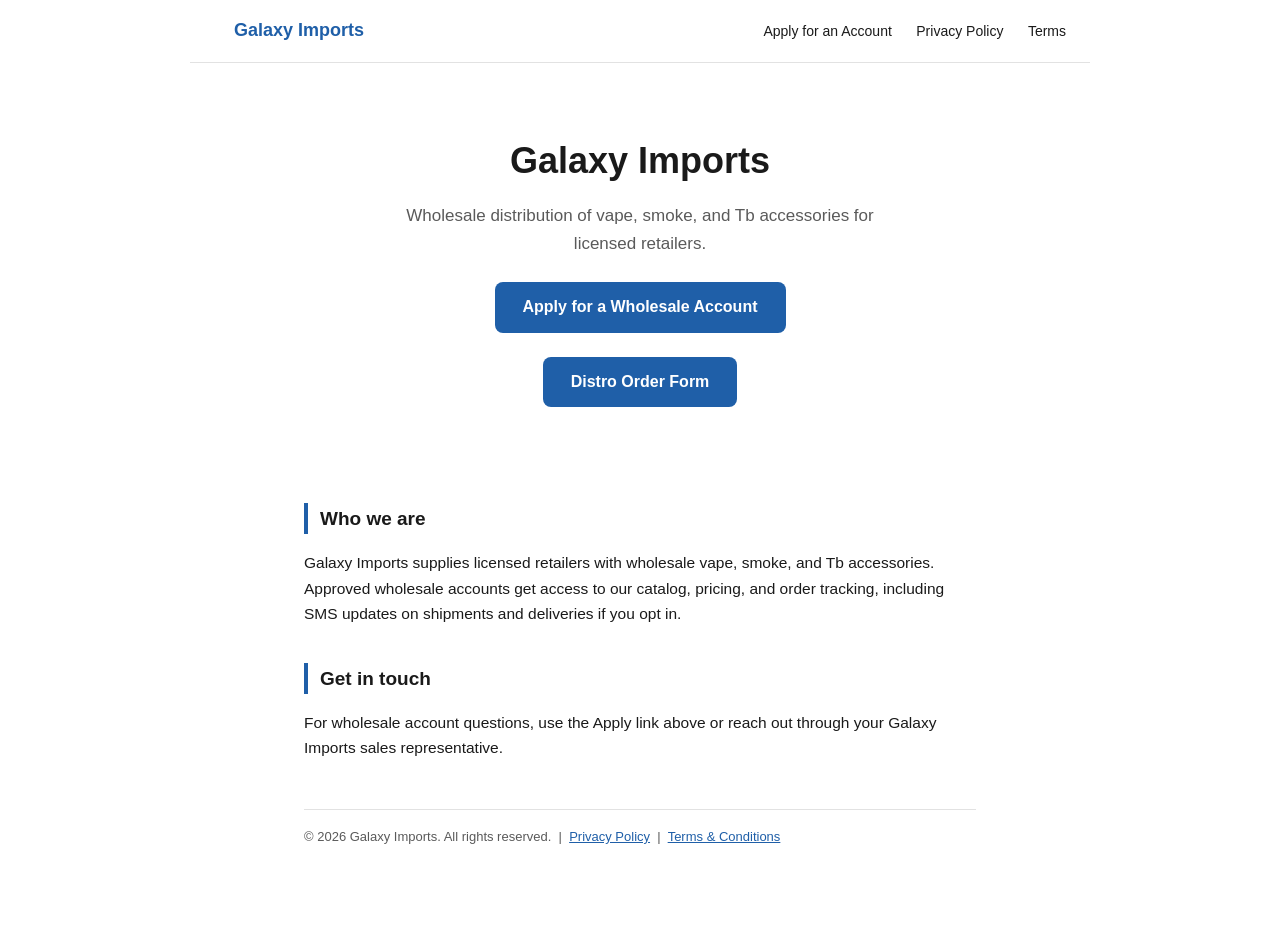
<file: index.html>
<!DOCTYPE html>
<html lang="en">
<head>
<meta charset="UTF-8">
<meta name="viewport" content="width=device-width, initial-scale=1.0">
<title>Galaxy Imports | Wholesale Vape, Smoke &amp; Tb Accessories</title>
<link rel="stylesheet" href="style.css">
</head>
<body>
<nav class="nav">
  <a class="logo" href="/">Galaxy Imports</a>
  <div>
    
    <a href="/apply.html">Apply for an Account</a>
    <a href="/privacy-policy.html">Privacy Policy</a>
    <a href="/terms-and-conditions.html">Terms</a>
  </div>
</nav>

<div class="hero">
  <h1>Galaxy Imports</h1>
  <p>Wholesale distribution of vape, smoke, and Tb accessories for licensed retailers.</p>
  <a class="btn" href="/apply.html">Apply for a Wholesale Account</a> </br>
  <a class="btn" href="https://order.galaxyimports.us/">Distro Order Form</a>
</div>

<div class="wrap" style="padding-top:0;">
  <h2>Who we are</h2>
  <p>Galaxy Imports supplies licensed retailers with wholesale vape, smoke, and Tb accessories. Approved wholesale accounts get access to our catalog, pricing, and order tracking, including SMS updates on shipments and deliveries if you opt in.</p>

  <h2>Get in touch</h2>
  <p>For wholesale account questions, use the Apply link above or reach out through your Galaxy Imports sales representative.</p>

  <footer class="page-footer">
    &copy; 2026 Galaxy Imports. All rights reserved. &nbsp;|&nbsp;
    <a href="/privacy-policy.html">Privacy Policy</a> &nbsp;|&nbsp;
    <a href="/terms-and-conditions.html">Terms &amp; Conditions</a>
  </footer>
</div>
</body>
</html>
</file>
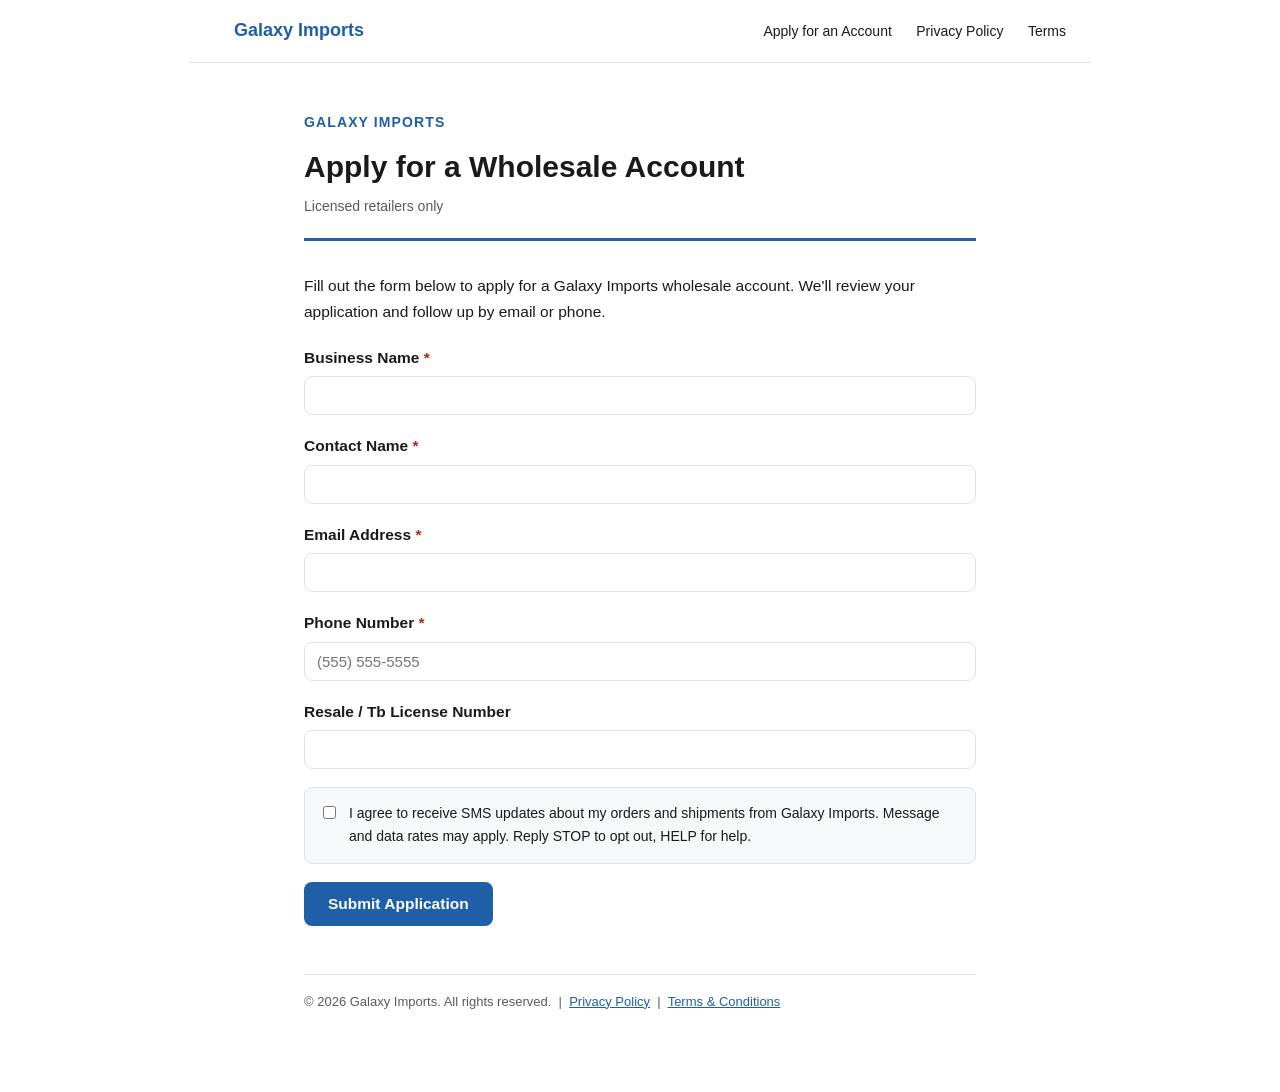
<file: apply.html>
<!DOCTYPE html>
<html lang="en">
<head>
<meta charset="UTF-8">
<meta name="viewport" content="width=device-width, initial-scale=1.0">
<title>Apply for a Wholesale Account | Galaxy Imports</title>
<link rel="stylesheet" href="style.css">
</head>
<body>
<nav class="nav">
  <a class="logo" href="/">Galaxy Imports</a>
  <div>
    <a href="/apply.html">Apply for an Account</a>
    <a href="/privacy-policy.html">Privacy Policy</a>
    <a href="/terms-and-conditions.html">Terms</a>
  </div>
</nav>
<div class="wrap">
  <header class="page-header">
    <div class="brand">Galaxy Imports</div>
    <h1>Apply for a Wholesale Account</h1>
    <div class="updated">Licensed retailers only</div>
  </header>

  <p>Fill out the form below to apply for a Galaxy Imports wholesale account. We'll review your application and follow up by email or phone.</p>

  <form id="apply-form">
    <div class="field">
      <label for="business_name">Business Name <span class="required">*</span></label>
      <input type="text" id="business_name" name="business_name" required>
    </div>

    <div class="field">
      <label for="contact_name">Contact Name <span class="required">*</span></label>
      <input type="text" id="contact_name" name="contact_name" required>
    </div>

    <div class="field">
      <label for="email">Email Address <span class="required">*</span></label>
      <input type="email" id="email" name="email" required>
    </div>

    <div class="field">
      <label for="phone">Phone Number <span class="required">*</span></label>
      <input type="tel" id="phone" name="phone" placeholder="(555) 555-5555" required>
    </div>

    <div class="field">
      <label for="license">Resale / Tb License Number</label>
      <input type="text" id="license" name="license">
    </div>

    <div class="checkbox-row">
      <input type="checkbox" id="sms_consent" name="sms_consent" required>
      <label for="sms_consent">I agree to receive SMS updates about my orders and shipments from Galaxy Imports. Message and data rates may apply. Reply STOP to opt out, HELP for help.</label>
    </div>

    <button type="submit">Submit Application</button>
  </form>

  <div id="confirmation" style="display:none; margin-top:24px;" class="callout">
    <strong>Thanks &mdash; your application has been received.</strong> A Galaxy Imports team member will follow up by email or phone.
  </div>

  <footer class="page-footer">
    &copy; 2026 Galaxy Imports. All rights reserved. &nbsp;|&nbsp;
    <a href="/privacy-policy.html">Privacy Policy</a> &nbsp;|&nbsp;
    <a href="/terms-and-conditions.html">Terms &amp; Conditions</a>
  </footer>
</div>

<script>
  // NOTE for dev: this currently just shows a confirmation message client-side.
  // Wire this up to your actual signup pipeline (e.g. a Fabs Distro/Galaxy API
  // endpoint, Supabase insert, or Zoho lead) before relying on it in production.
  document.getElementById('apply-form').addEventListener('submit', function (e) {
    e.preventDefault();
    document.getElementById('apply-form').style.display = 'none';
    document.getElementById('confirmation').style.display = 'block';
  });
</script>
</body>
</html>
</file>
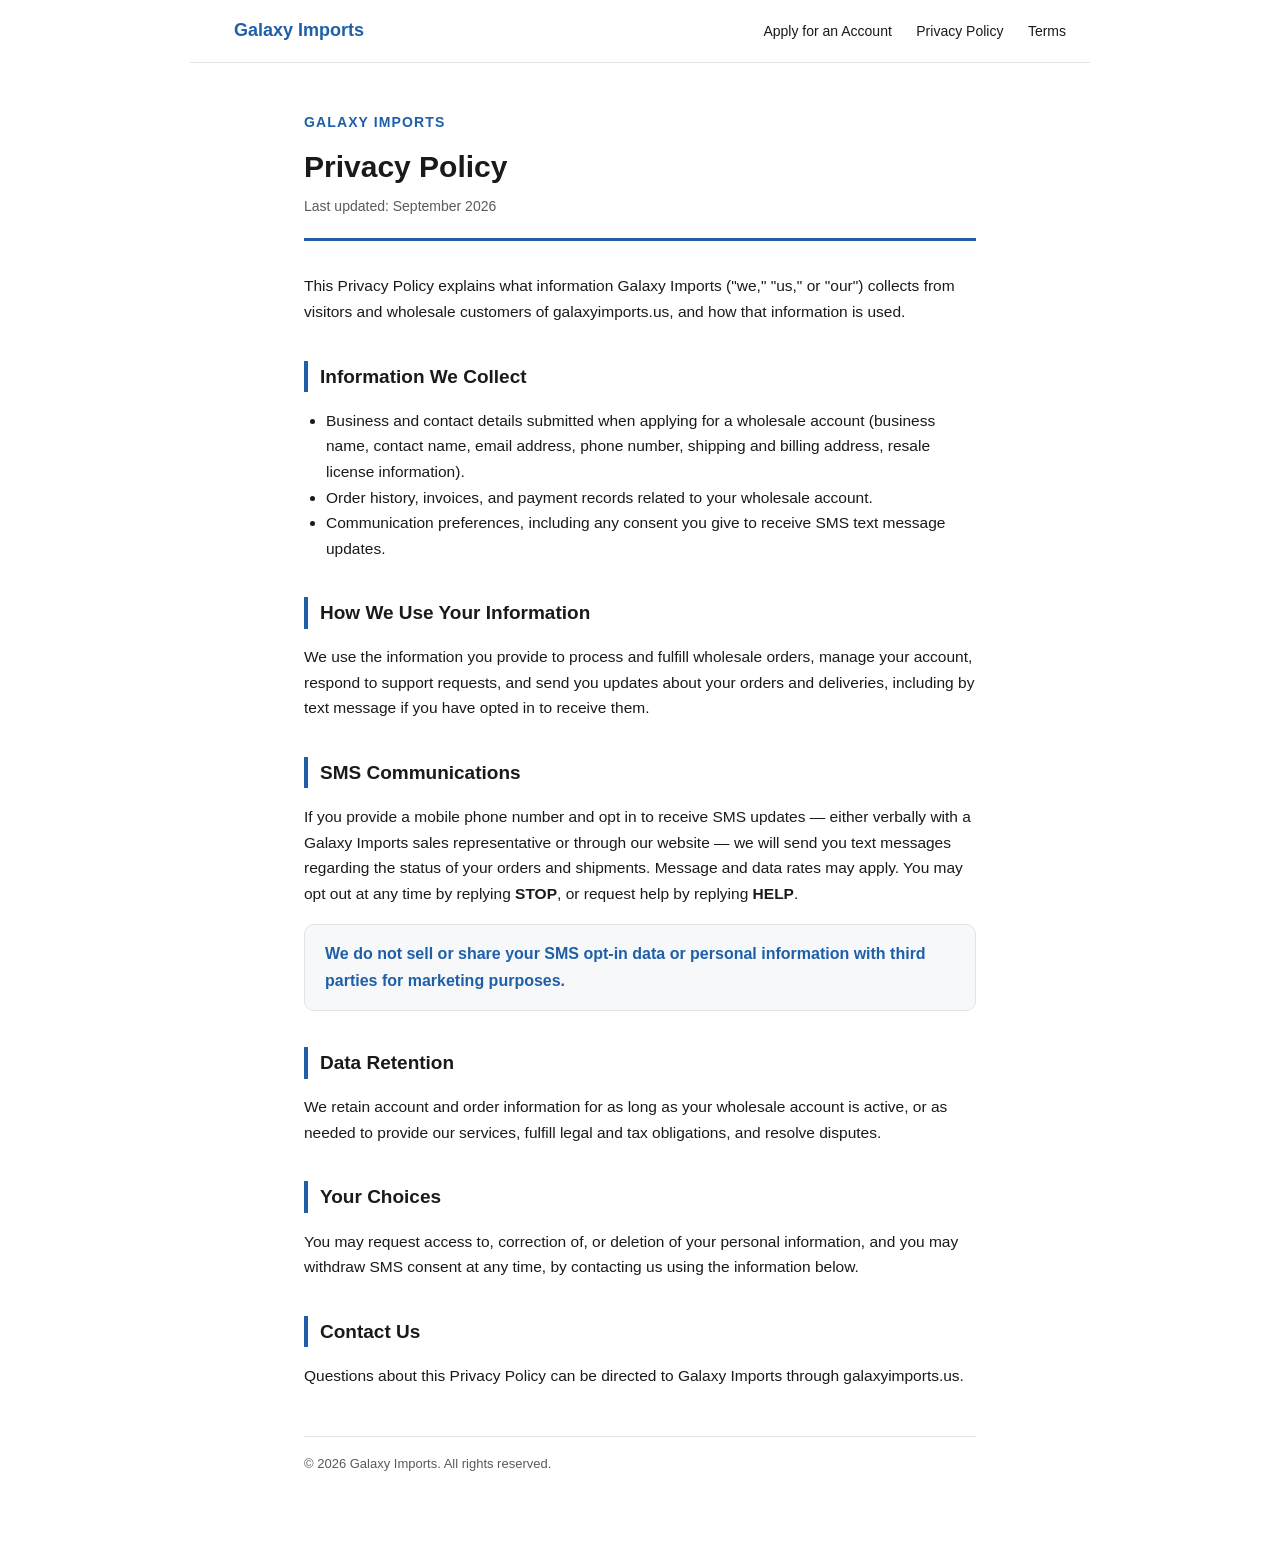
<file: privacy-policy.html>
<!DOCTYPE html>
<html lang="en">
<head>
<meta charset="UTF-8">
<meta name="viewport" content="width=device-width, initial-scale=1.0">
<title>Privacy Policy | Galaxy Imports</title>
<link rel="stylesheet" href="style.css">
</head>
<body>
<nav class="nav">
  <a class="logo" href="/">Galaxy Imports</a>
  <div>
    <a href="/apply.html">Apply for an Account</a>
    <a href="/privacy-policy.html">Privacy Policy</a>
    <a href="/terms-and-conditions.html">Terms</a>
  </div>
</nav>
<div class="wrap">
  <header class="page-header">
    <div class="brand">Galaxy Imports</div>
    <h1>Privacy Policy</h1>
    <div class="updated">Last updated: September 2026</div>
  </header>

  <p>This Privacy Policy explains what information Galaxy Imports ("we," "us," or "our") collects from visitors and wholesale customers of galaxyimports.us, and how that information is used.</p>

  <h2>Information We Collect</h2>
  <ul>
    <li>Business and contact details submitted when applying for a wholesale account (business name, contact name, email address, phone number, shipping and billing address, resale license information).</li>
    <li>Order history, invoices, and payment records related to your wholesale account.</li>
    <li>Communication preferences, including any consent you give to receive SMS text message updates.</li>
  </ul>

  <h2>How We Use Your Information</h2>
  <p>We use the information you provide to process and fulfill wholesale orders, manage your account, respond to support requests, and send you updates about your orders and deliveries, including by text message if you have opted in to receive them.</p>

  <h2>SMS Communications</h2>
  <p>If you provide a mobile phone number and opt in to receive SMS updates &mdash; either verbally with a Galaxy Imports sales representative or through our website &mdash; we will send you text messages regarding the status of your orders and shipments. Message and data rates may apply. You may opt out at any time by replying <strong>STOP</strong>, or request help by replying <strong>HELP</strong>.</p>

  <div class="callout">
    <strong>We do not sell or share your SMS opt-in data or personal information with third parties for marketing purposes.</strong>
  </div>

  <h2>Data Retention</h2>
  <p>We retain account and order information for as long as your wholesale account is active, or as needed to provide our services, fulfill legal and tax obligations, and resolve disputes.</p>

  <h2>Your Choices</h2>
  <p>You may request access to, correction of, or deletion of your personal information, and you may withdraw SMS consent at any time, by contacting us using the information below.</p>

  <h2>Contact Us</h2>
  <p>Questions about this Privacy Policy can be directed to Galaxy Imports through galaxyimports.us.</p>

  <footer class="page-footer">
    &copy; 2026 Galaxy Imports. All rights reserved.
  </footer>
</div>
</body>
</html>
</file>
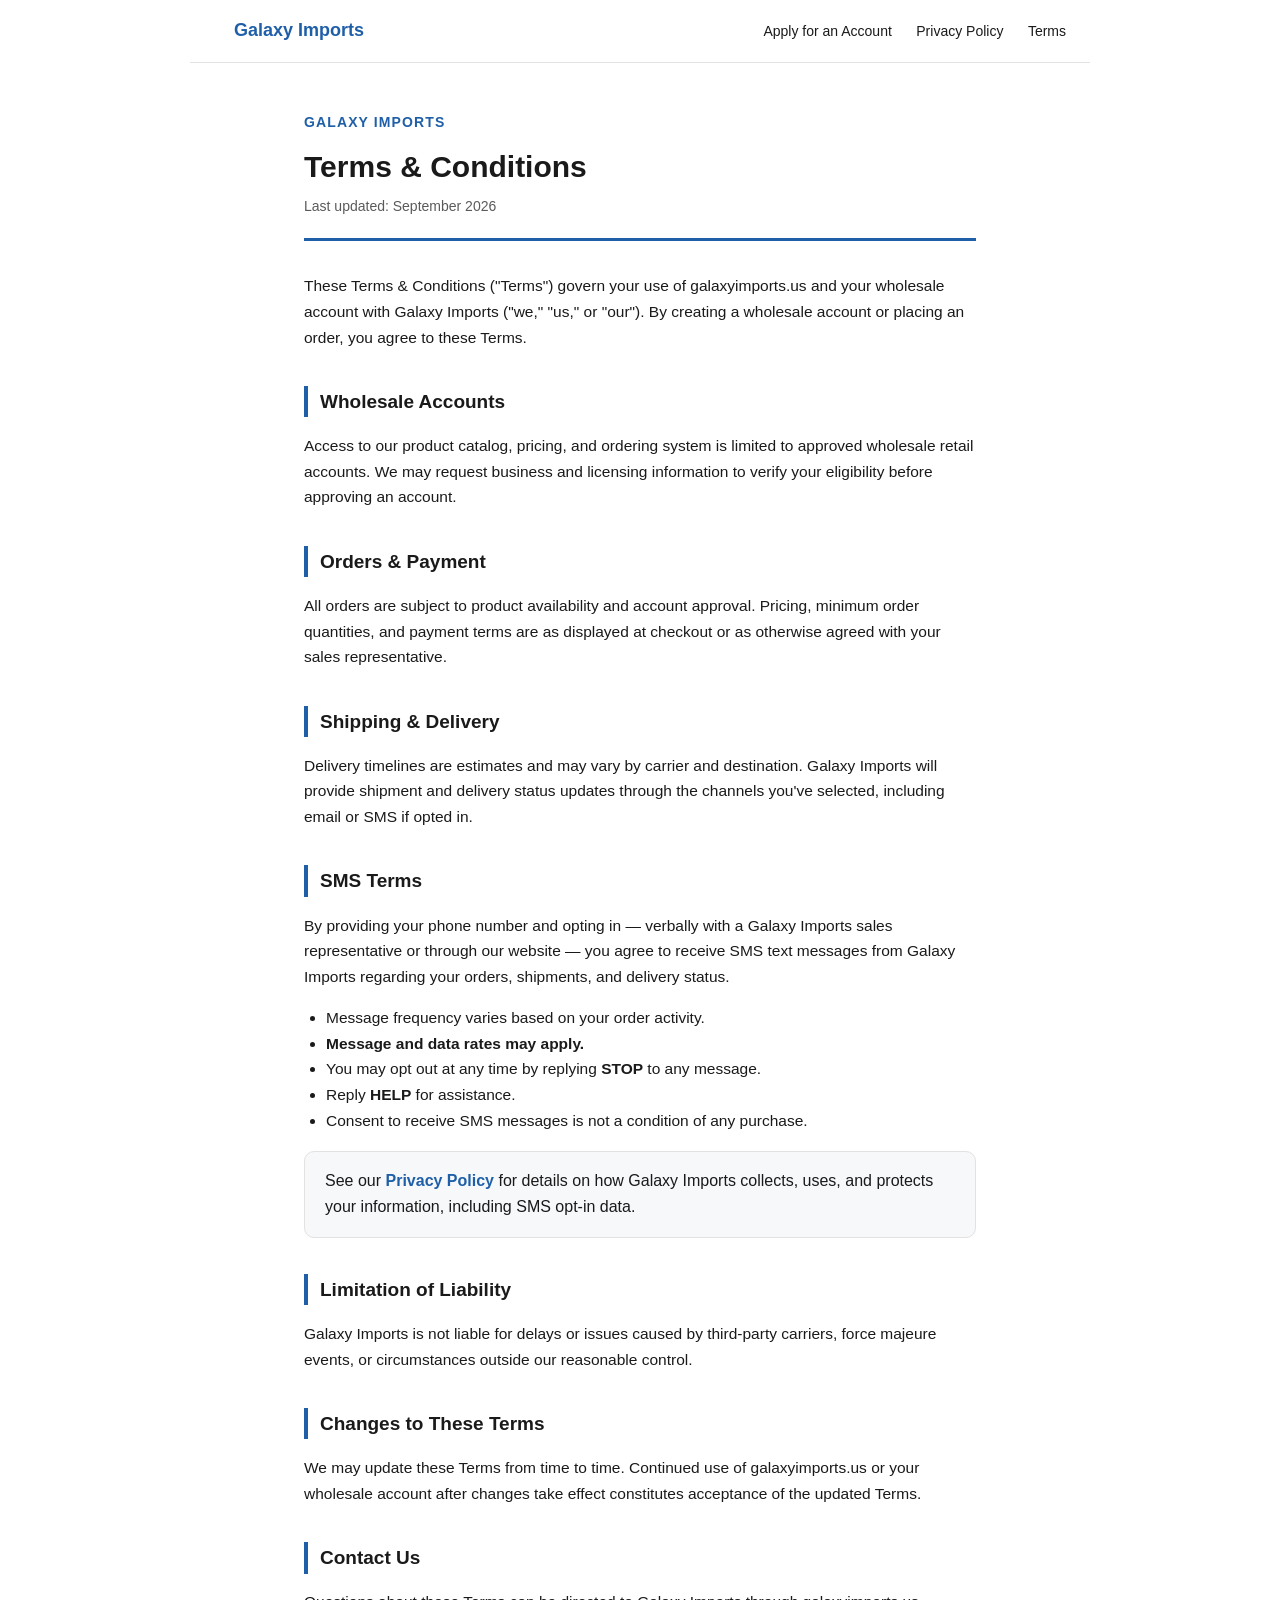
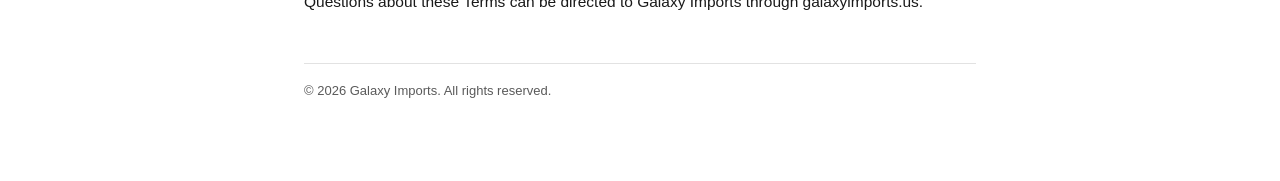
<file: terms-and-conditions.html>
<!DOCTYPE html>
<html lang="en">
<head>
<meta charset="UTF-8">
<meta name="viewport" content="width=device-width, initial-scale=1.0">
<title>Terms & Conditions | Galaxy Imports</title>
<link rel="stylesheet" href="style.css">
</head>
<body>
<nav class="nav">
  <a class="logo" href="/">Galaxy Imports</a>
  <div>
    <a href="/apply.html">Apply for an Account</a>
    <a href="/privacy-policy.html">Privacy Policy</a>
    <a href="/terms-and-conditions.html">Terms</a>
  </div>
</nav>
<div class="wrap">
  <header class="page-header">
    <div class="brand">Galaxy Imports</div>
    <h1>Terms &amp; Conditions</h1>
    <div class="updated">Last updated: September 2026</div>
  </header>

  <p>These Terms &amp; Conditions ("Terms") govern your use of galaxyimports.us and your wholesale account with Galaxy Imports ("we," "us," or "our"). By creating a wholesale account or placing an order, you agree to these Terms.</p>

  <h2>Wholesale Accounts</h2>
  <p>Access to our product catalog, pricing, and ordering system is limited to approved wholesale retail accounts. We may request business and licensing information to verify your eligibility before approving an account.</p>

  <h2>Orders &amp; Payment</h2>
  <p>All orders are subject to product availability and account approval. Pricing, minimum order quantities, and payment terms are as displayed at checkout or as otherwise agreed with your sales representative.</p>

  <h2>Shipping &amp; Delivery</h2>
  <p>Delivery timelines are estimates and may vary by carrier and destination. Galaxy Imports will provide shipment and delivery status updates through the channels you've selected, including email or SMS if opted in.</p>

  <h2>SMS Terms</h2>
  <p>By providing your phone number and opting in &mdash; verbally with a Galaxy Imports sales representative or through our website &mdash; you agree to receive SMS text messages from Galaxy Imports regarding your orders, shipments, and delivery status.</p>
  <ul>
    <li>Message frequency varies based on your order activity.</li>
    <li><strong>Message and data rates may apply.</strong></li>
    <li>You may opt out at any time by replying <strong>STOP</strong> to any message.</li>
    <li>Reply <strong>HELP</strong> for assistance.</li>
    <li>Consent to receive SMS messages is not a condition of any purchase.</li>
  </ul>

  <div class="callout">
    See our <strong>Privacy Policy</strong> for details on how Galaxy Imports collects, uses, and protects your information, including SMS opt-in data.
  </div>

  <h2>Limitation of Liability</h2>
  <p>Galaxy Imports is not liable for delays or issues caused by third-party carriers, force majeure events, or circumstances outside our reasonable control.</p>

  <h2>Changes to These Terms</h2>
  <p>We may update these Terms from time to time. Continued use of galaxyimports.us or your wholesale account after changes take effect constitutes acceptance of the updated Terms.</p>

  <h2>Contact Us</h2>
  <p>Questions about these Terms can be directed to Galaxy Imports through galaxyimports.us.</p>

  <footer class="page-footer">
    &copy; 2026 Galaxy Imports. All rights reserved.
  </footer>
</div>
</body>
</html>
</file>
<file: style.css>
:root {
  --bg: #ffffff;
  --text: #1a1a1a;
  --muted: #5a5a5a;
  --border: #e2e2e2;
  --accent: #1f5fa8;
  --card-bg: #f6f8fa;
}
@media (prefers-color-scheme: dark) {
  :root:not([data-theme="light"]) {
    --bg: #16181c;
    --text: #e9e9e9;
    --muted: #a3a3a3;
    --border: #2c2f36;
    --accent: #7db1e8;
    --card-bg: #1e2126;
  }
}
:root[data-theme="dark"] {
  --bg: #16181c;
  --text: #e9e9e9;
  --muted: #a3a3a3;
  --border: #2c2f36;
  --accent: #7db1e8;
  --card-bg: #1e2126;
}
* { box-sizing: border-box; }
body {
  background: var(--bg);
  color: var(--text);
  font-family: -apple-system, BlinkMacSystemFont, "Segoe UI", Roboto, Helvetica, Arial, sans-serif;
  line-height: 1.65;
  margin: 0;
  padding: 0;
}
.nav {
  border-bottom: 1px solid var(--border);
  padding: 16px 24px;
  display: flex;
  justify-content: space-between;
  align-items: center;
  max-width: 900px;
  margin: 0 auto;
}
.nav .logo { font-weight: 800; font-size: 18px; color: var(--accent); text-decoration: none; }
.nav a { color: var(--text); text-decoration: none; margin-left: 20px; font-size: 14px; }
.nav a:hover { color: var(--accent); }
.wrap { max-width: 720px; margin: 0 auto; padding: 48px 24px 80px; }
header.page-header { border-bottom: 3px solid var(--accent); padding-bottom: 20px; margin-bottom: 32px; }
header.page-header .brand { font-size: 14px; font-weight: 700; letter-spacing: 0.08em; text-transform: uppercase; color: var(--accent); }
h1 { font-size: 30px; margin: 8px 0 4px; }
.updated { color: var(--muted); font-size: 14px; }
h2 { font-size: 19px; margin-top: 36px; border-left: 4px solid var(--accent); padding-left: 12px; }
p, li, label { font-size: 15.5px; }
ul { padding-left: 22px; }
.callout { background: var(--card-bg); border: 1px solid var(--border); border-radius: 10px; padding: 16px 20px; margin: 18px 0; }
.callout strong { color: var(--accent); }
a { color: var(--accent); }
footer.page-footer { margin-top: 48px; padding-top: 16px; border-top: 1px solid var(--border); color: var(--muted); font-size: 13px; }
.hero { text-align: center; padding: 60px 24px; }
.hero h1 { font-size: 36px; margin-bottom: 12px; }
.hero p { color: var(--muted); font-size: 17px; max-width: 520px; margin: 0 auto; }
.btn { display: inline-block; margin-top: 24px; background: var(--accent); color: #fff; padding: 12px 28px; border-radius: 8px; text-decoration: none; font-weight: 600; }
form { display: flex; flex-direction: column; gap: 18px; margin-top: 20px; }
.field label { display: block; font-weight: 600; margin-bottom: 6px; }
.field input, .field textarea { width: 100%; padding: 10px 12px; border: 1px solid var(--border); border-radius: 8px; background: var(--bg); color: var(--text); font-size: 15px; }
.checkbox-row { display: flex; gap: 10px; align-items: flex-start; background: var(--card-bg); border: 1px solid var(--border); border-radius: 8px; padding: 14px; }
.checkbox-row input { margin-top: 4px; }
.checkbox-row label { font-size: 14px; font-weight: 400; color: var(--text); }
button[type="submit"] { background: var(--accent); color: #fff; border: none; padding: 13px 24px; border-radius: 8px; font-size: 15.5px; font-weight: 600; cursor: pointer; width: fit-content; }
button[type="submit"]:hover { opacity: 0.9; }
.required { color: #b3241a; }
</file>
